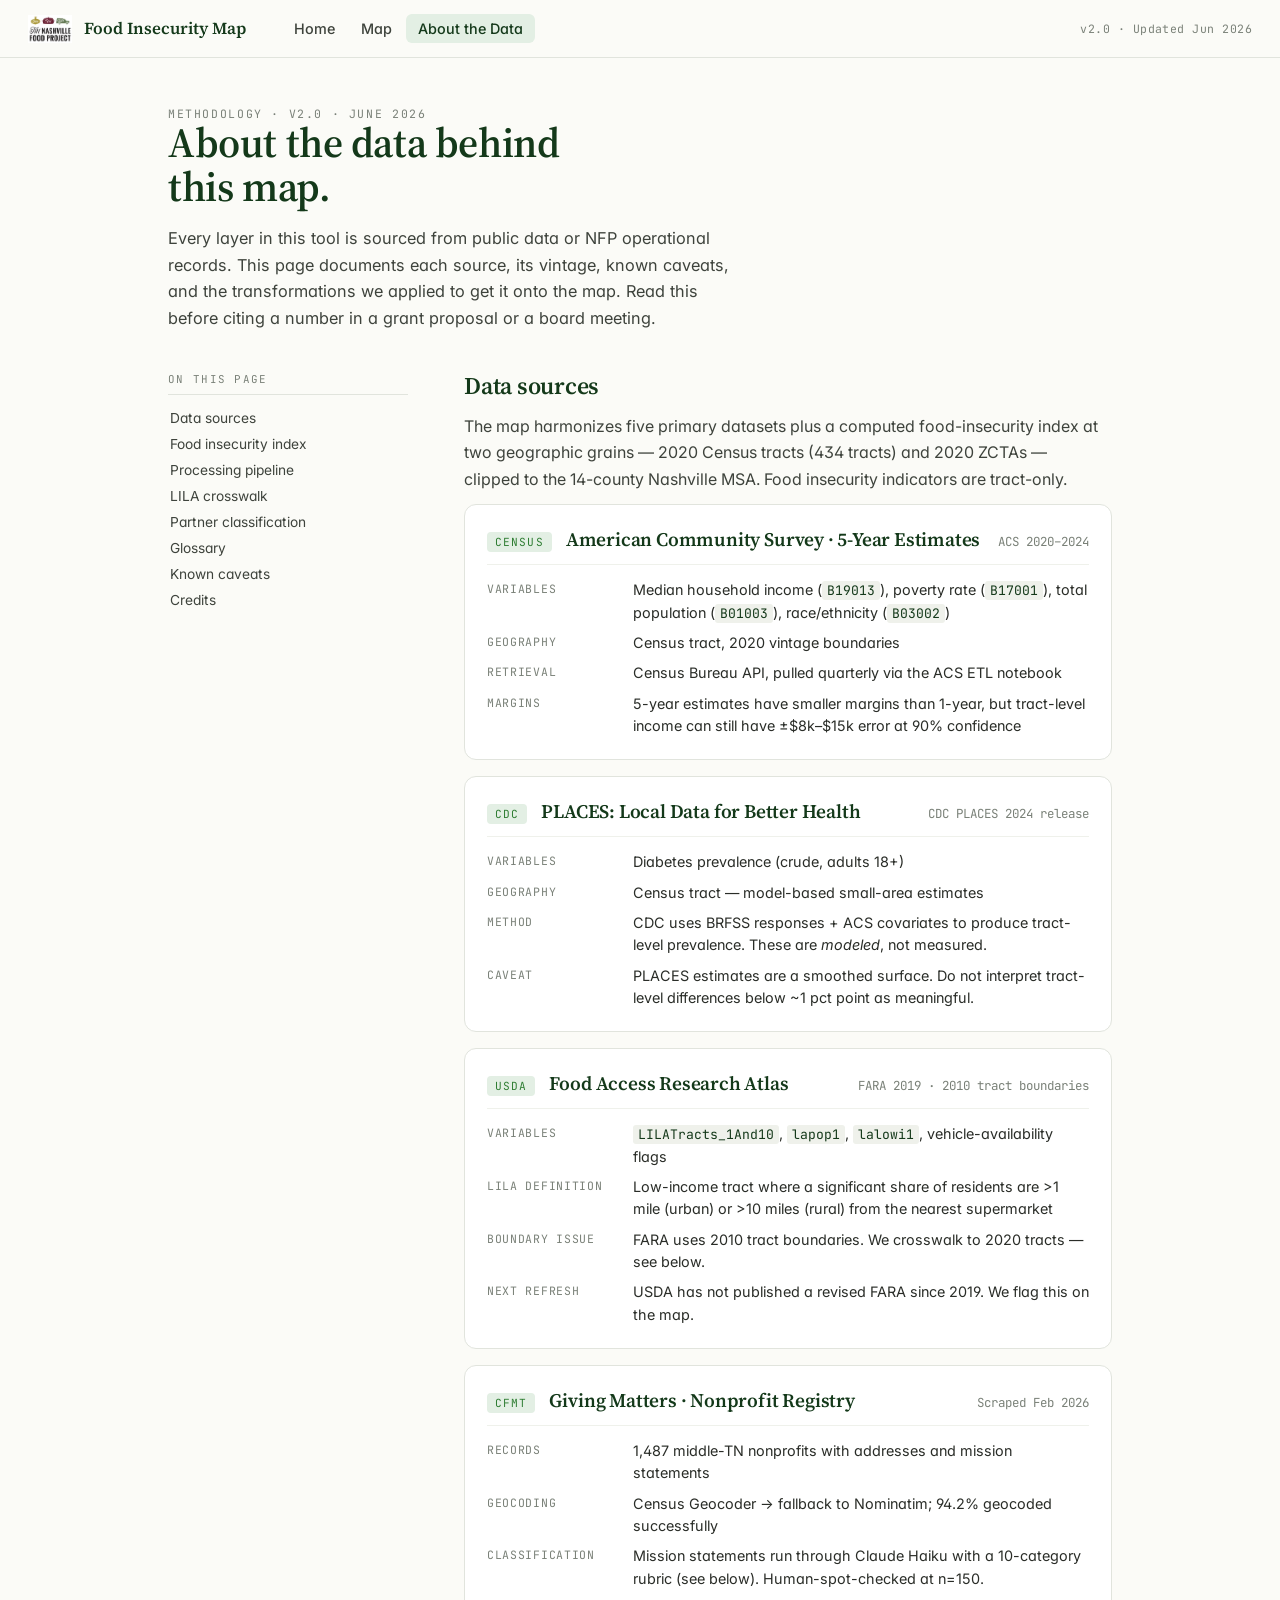
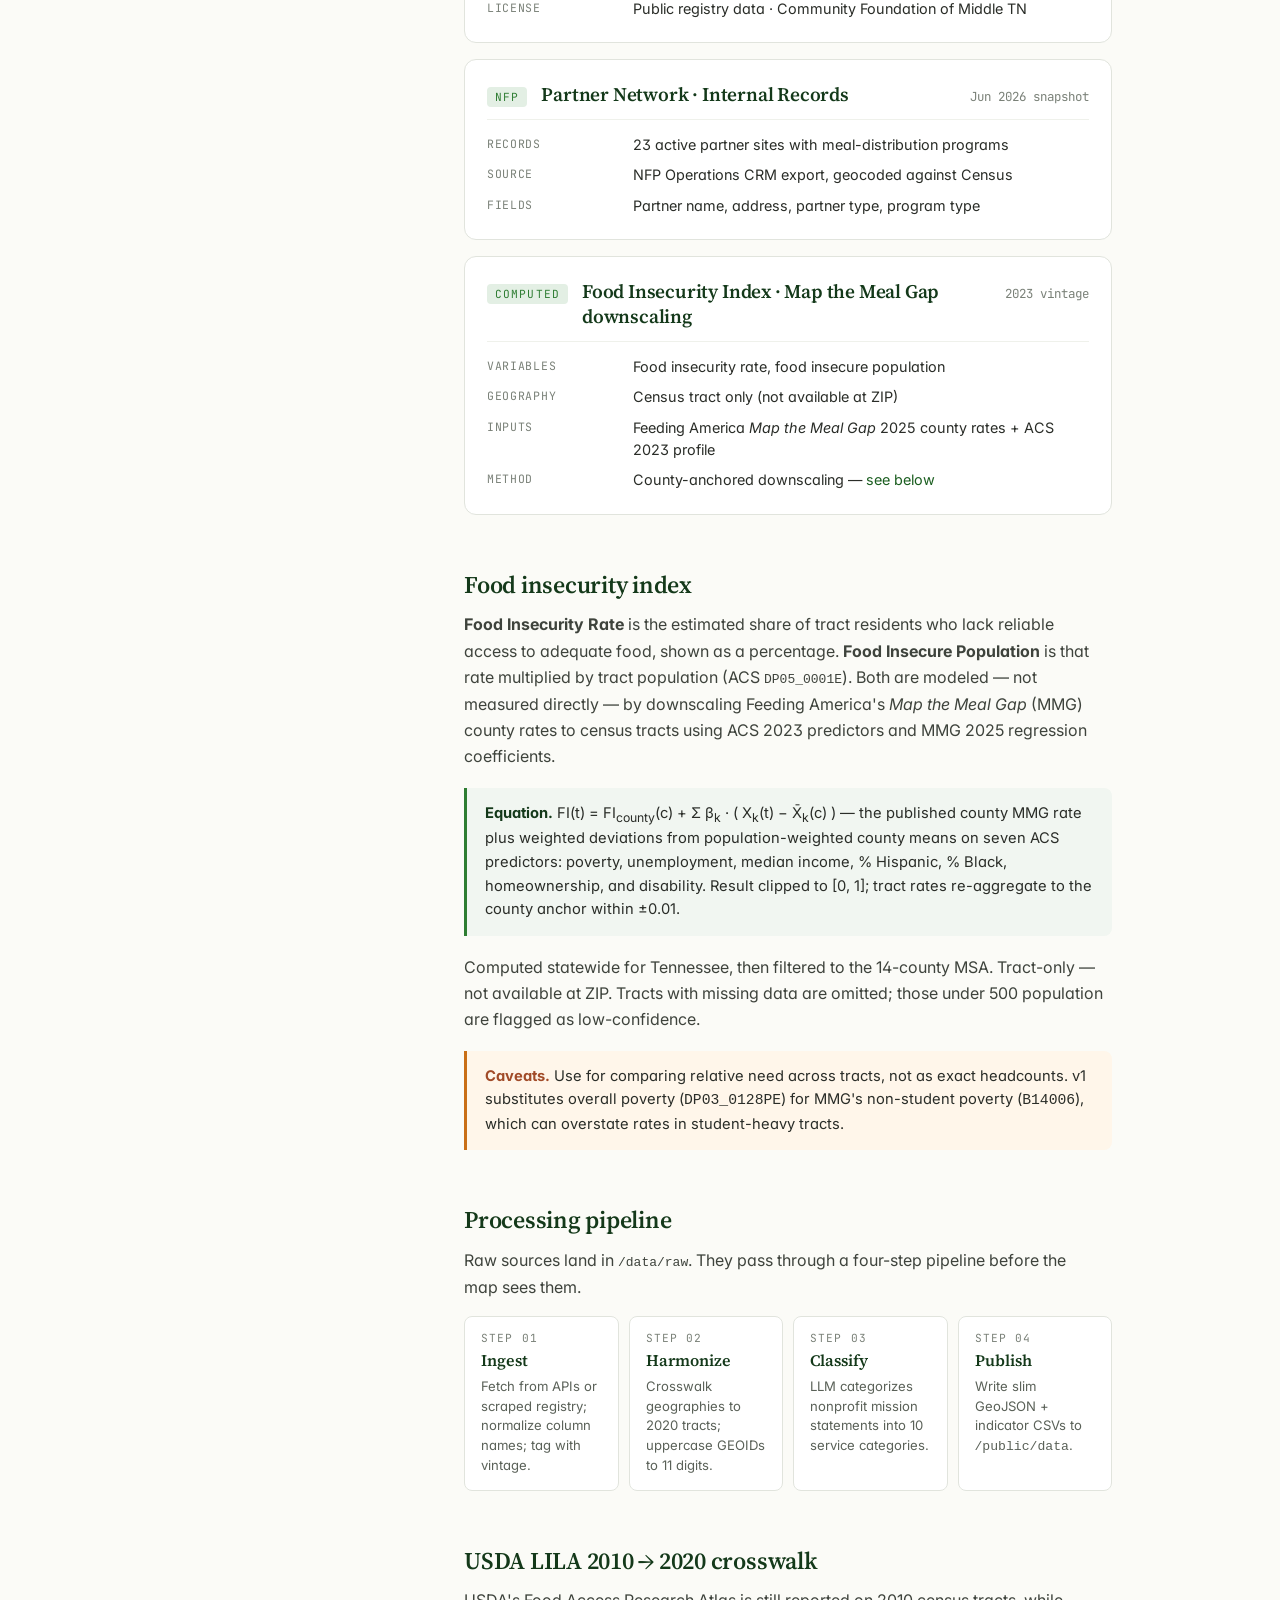
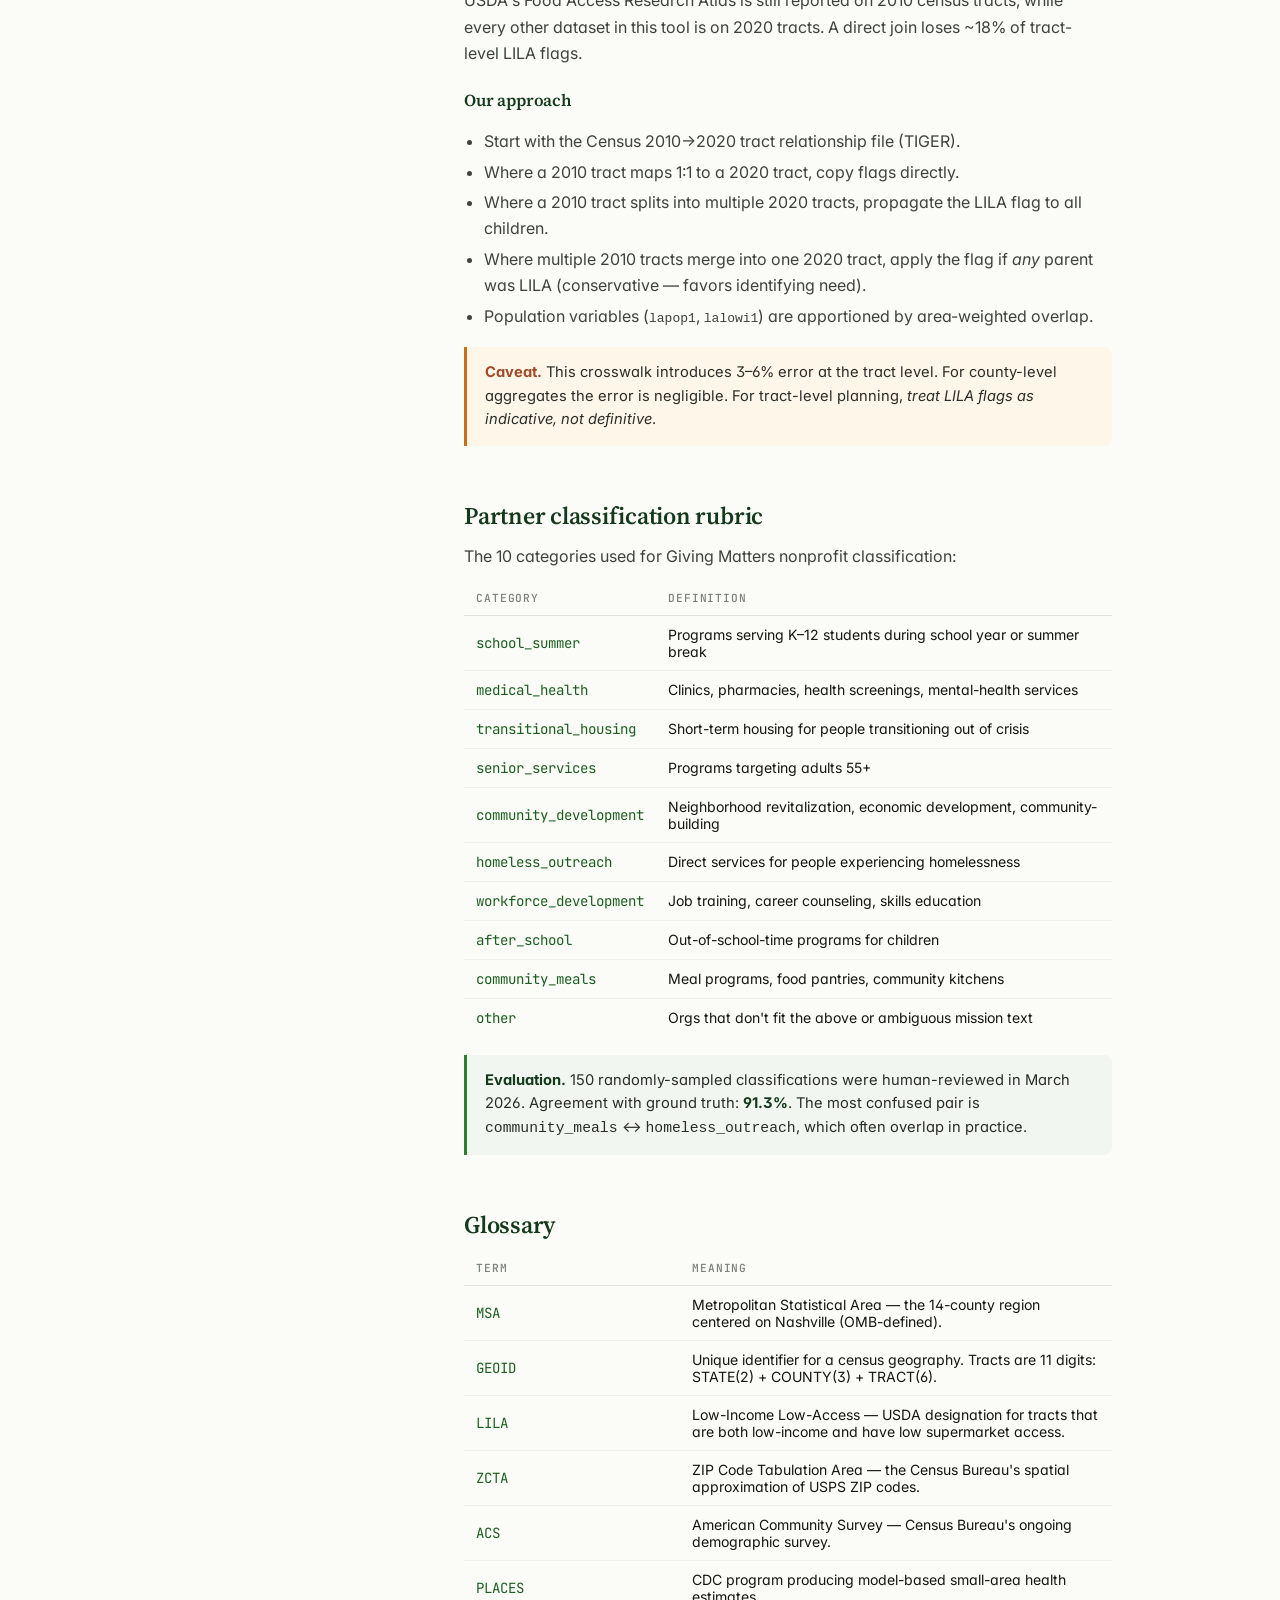
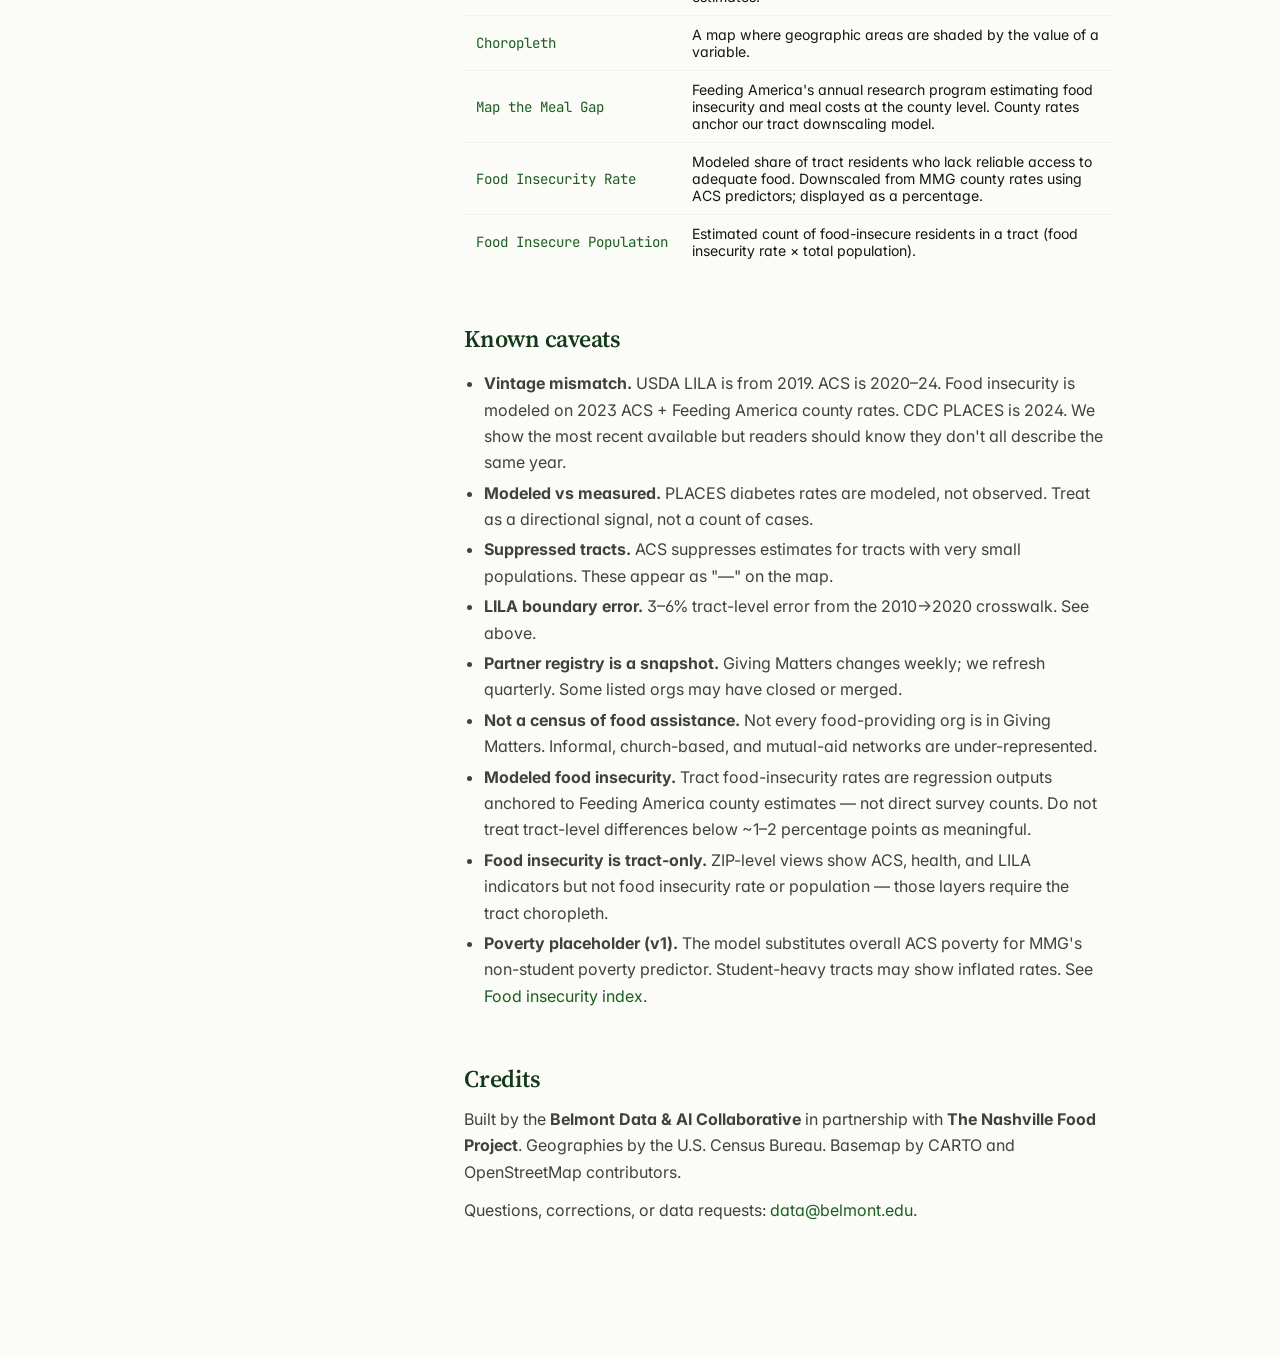
<file: About.html>
<!doctype html>
<html lang="en">
<head>
  <meta charset="utf-8" />
  <title>TNFP Food Insecurity Map — About the Data</title>
  <meta name="viewport" content="width=device-width,initial-scale=1" />
  <link rel="preconnect" href="https://fonts.googleapis.com" />
  <link rel="preconnect" href="https://fonts.gstatic.com" crossorigin />
  <link href="https://fonts.googleapis.com/css2?family=Inter:wght@400;500;600;700&family=Source+Serif+4:wght@400;500;600;700&family=JetBrains+Mono:wght@400;500&display=swap" rel="stylesheet">
  <link rel="stylesheet" href="styles.css" />
  <style>
    .wrap { max-width: 1000px; margin: 0 auto; padding: 48px 28px 80px; }
    .page-head { margin-bottom: 40px; }
    .page-head h1 { font-size: 2.6rem; line-height: 1.05; margin-bottom: 14px; max-width: 20ch; }
    .page-head p { color: var(--ink-700); max-width: 58ch; line-height: 1.65; font-size: 1.02rem; }

    .layout { display: grid; grid-template-columns: 240px 1fr; gap: 56px; align-items: start; }
    .toc { position: sticky; top: 80px; font-size: 0.86rem; }
    .toc .toc-title { font-family: var(--font-mono); font-size: 0.68rem; text-transform: uppercase; letter-spacing: 0.12em; color: var(--ink-500); margin-bottom: 10px; padding-bottom: 8px; border-bottom: 1px solid var(--ink-200); }
    .toc a { display: block; padding: 5px 0; color: var(--ink-700); border-left: 2px solid transparent; padding-left: 10px; margin-left: -10px; }
    .toc a:hover { color: var(--nfp-green-900); text-decoration: none; }

    .body section { margin-bottom: 56px; }
    .body h2 { font-size: 1.5rem; margin-bottom: 12px; scroll-margin-top: 80px; }
    .body h3 { font-size: 1.05rem; margin: 24px 0 8px; color: var(--nfp-green-900); }
    .body p { color: var(--ink-700); line-height: 1.65; margin: 0 0 12px; max-width: 64ch; }
    .body ul { color: var(--ink-700); line-height: 1.65; padding-left: 20px; max-width: 64ch; }
    .body ul li { margin-bottom: 4px; }

    .source-card {
      border: 1px solid var(--ink-200);
      border-radius: var(--radius-lg);
      padding: 22px;
      margin-bottom: 16px;
      background: white;
    }
    .source-card .src-head {
      display: flex; align-items: baseline; gap: 14px;
      padding-bottom: 12px;
      border-bottom: 1px solid var(--ink-100);
      margin-bottom: 14px;
    }
    .source-card .tag {
      font-family: var(--font-mono); font-size: 0.7rem; text-transform: uppercase;
      letter-spacing: 0.1em; color: var(--nfp-green-700);
      background: var(--nfp-green-100); padding: 3px 8px; border-radius: 4px;
    }
    .source-card h3 { margin: 0; font-size: 1.2rem; font-family: var(--font-serif); flex: 1; }
    .source-card .vintage { font-family: var(--font-mono); font-size: 0.78rem; color: var(--ink-500); }
    .source-card dl {
      display: grid; grid-template-columns: 130px 1fr;
      gap: 8px 16px; font-size: 0.9rem; margin: 0;
    }
    .source-card dt { color: var(--ink-500); font-family: var(--font-mono); font-size: 0.72rem; text-transform: uppercase; letter-spacing: 0.06em; padding-top: 2px; }
    .source-card dd { margin: 0; color: var(--ink-800); line-height: 1.55; }
    .source-card dd code { font-family: var(--font-mono); font-size: 0.82rem; background: var(--ink-100); padding: 1px 5px; border-radius: 3px; color: var(--nfp-green-900); }

    .callout {
      background: var(--nfp-green-50);
      border-left: 3px solid var(--nfp-green-700);
      padding: 14px 18px;
      margin: 18px 0;
      border-radius: 0 var(--radius) var(--radius) 0;
      font-size: 0.92rem;
      color: var(--ink-800);
      line-height: 1.6;
    }
    .callout.warn {
      background: #fff6ea;
      border-color: var(--accent-amber);
    }
    .callout strong { color: var(--nfp-green-900); }
    .callout.warn strong { color: var(--accent-rust); }

    table.glossary {
      width: 100%;
      border-collapse: collapse;
      font-size: 0.88rem;
    }
    table.glossary th, table.glossary td {
      text-align: left; padding: 10px 12px;
      border-bottom: 1px solid var(--ink-100);
    }
    table.glossary th {
      font-family: var(--font-mono); font-size: 0.7rem;
      text-transform: uppercase; letter-spacing: 0.08em;
      color: var(--ink-500); font-weight: 500;
      border-bottom: 1px solid var(--ink-200);
    }
    table.glossary td.term { font-family: var(--font-mono); color: var(--nfp-green-800); white-space: nowrap; }
    table.glossary tr:last-child td { border-bottom: 0; }

    .pipeline { display: grid; grid-template-columns: repeat(4, 1fr); gap: 10px; margin: 16px 0 24px; }
    .pipeline .step {
      border: 1px solid var(--ink-200);
      border-radius: var(--radius);
      padding: 14px 16px;
      background: white;
      position: relative;
    }
    .pipeline .step .n { font-family: var(--font-mono); font-size: 0.7rem; color: var(--ink-500); text-transform: uppercase; letter-spacing: 0.1em; }
    .pipeline .step .t { font-family: var(--font-serif); font-weight: 600; color: var(--nfp-green-900); margin: 4px 0 6px; }
    .pipeline .step .d { font-size: 0.82rem; color: var(--ink-600); line-height: 1.5; }

    @media (max-width: 880px) {
      .layout { grid-template-columns: 1fr; }
      .toc { position: static; }
      .pipeline { grid-template-columns: 1fr 1fr; }
    }
  </style>
</head>
<body>

<nav class="topnav">
  <a class="brand" href="index.html">
    <img src="assets/nfp-logo.png" alt="Nashville Food Project" style="height:28px;width:auto;display:block;" />
    <span>Food Insecurity Map</span>
  </a>
  <div class="links">
    <a href="index.html">Home</a>
    <a href="Map.html">Map</a>
    <a href="About.html" class="active">About the Data</a>
  </div>
  <div class="spacer"></div>
  <div class="meta">v2.0 · Updated Jun 2026</div>
</nav>

<main class="wrap">
  <div class="page-head">
    <div class="eyebrow">Methodology · v2.0 · June 2026</div>
    <h1>About the data behind this map.</h1>
    <p>
      Every layer in this tool is sourced from public data or NFP operational records.
      This page documents each source, its vintage, known caveats, and the transformations we
      applied to get it onto the map. Read this before citing a number in a grant proposal
      or a board meeting.
    </p>
  </div>

  <div class="layout">
    <aside class="toc">
      <div class="toc-title">On this page</div>
      <a href="#sources">Data sources</a>
      <a href="#food-insecurity">Food insecurity index</a>
      <a href="#pipeline">Processing pipeline</a>
      <a href="#lila-crosswalk">LILA crosswalk</a>
      <a href="#partner-classification">Partner classification</a>
      <a href="#glossary">Glossary</a>
      <a href="#caveats">Known caveats</a>
      <a href="#credits">Credits</a>
    </aside>

    <div class="body">

      <section id="sources">
        <h2>Data sources</h2>
        <p>The map harmonizes five primary datasets plus a computed food-insecurity index at two geographic grains — 2020 Census tracts (434 tracts) and 2020 ZCTAs — clipped to the 14-county Nashville MSA. Food insecurity indicators are tract-only.</p>

        <div class="source-card">
          <div class="src-head">
            <span class="tag">Census</span>
            <h3>American Community Survey · 5-Year Estimates</h3>
            <span class="vintage">ACS 2020–2024</span>
          </div>
          <dl>
            <dt>Variables</dt><dd>Median household income (<code>B19013</code>), poverty rate (<code>B17001</code>), total population (<code>B01003</code>), race/ethnicity (<code>B03002</code>)</dd>
            <dt>Geography</dt><dd>Census tract, 2020 vintage boundaries</dd>
            <dt>Retrieval</dt><dd>Census Bureau API, pulled quarterly via the ACS ETL notebook</dd>
            <dt>Margins</dt><dd>5-year estimates have smaller margins than 1-year, but tract-level income can still have ±$8k–$15k error at 90% confidence</dd>
          </dl>
        </div>

        <div class="source-card">
          <div class="src-head">
            <span class="tag">CDC</span>
            <h3>PLACES: Local Data for Better Health</h3>
            <span class="vintage">CDC PLACES 2024 release</span>
          </div>
          <dl>
            <dt>Variables</dt><dd>Diabetes prevalence (crude, adults 18+)</dd>
            <dt>Geography</dt><dd>Census tract — model-based small-area estimates</dd>
            <dt>Method</dt><dd>CDC uses BRFSS responses + ACS covariates to produce tract-level prevalence. These are <em>modeled</em>, not measured.</dd>
            <dt>Caveat</dt><dd>PLACES estimates are a smoothed surface. Do not interpret tract-level differences below ~1 pct point as meaningful.</dd>
          </dl>
        </div>

        <div class="source-card">
          <div class="src-head">
            <span class="tag">USDA</span>
            <h3>Food Access Research Atlas</h3>
            <span class="vintage">FARA 2019 · 2010 tract boundaries</span>
          </div>
          <dl>
            <dt>Variables</dt><dd><code>LILATracts_1And10</code>, <code>lapop1</code>, <code>lalowi1</code>, vehicle-availability flags</dd>
            <dt>LILA definition</dt><dd>Low-income tract where a significant share of residents are &gt;1 mile (urban) or &gt;10 miles (rural) from the nearest supermarket</dd>
            <dt>Boundary issue</dt><dd>FARA uses 2010 tract boundaries. We crosswalk to 2020 tracts — see below.</dd>
            <dt>Next refresh</dt><dd>USDA has not published a revised FARA since 2019. We flag this on the map.</dd>
          </dl>
        </div>

        <div class="source-card">
          <div class="src-head">
            <span class="tag">CFMT</span>
            <h3>Giving Matters · Nonprofit Registry</h3>
            <span class="vintage">Scraped Feb 2026</span>
          </div>
          <dl>
            <dt>Records</dt><dd>1,487 middle-TN nonprofits with addresses and mission statements</dd>
            <dt>Geocoding</dt><dd>Census Geocoder → fallback to Nominatim; 94.2% geocoded successfully</dd>
            <dt>Classification</dt><dd>Mission statements run through Claude Haiku with a 10-category rubric (see below). Human-spot-checked at n=150.</dd>
            <dt>License</dt><dd>Public registry data · Community Foundation of Middle TN</dd>
          </dl>
        </div>

        <div class="source-card">
          <div class="src-head">
            <span class="tag">NFP</span>
            <h3>Partner Network · Internal Records</h3>
            <span class="vintage">Jun 2026 snapshot</span>
          </div>
          <dl>
            <dt>Records</dt><dd>23 active partner sites with meal-distribution programs</dd>
            <dt>Source</dt><dd>NFP Operations CRM export, geocoded against Census</dd>
            <dt>Fields</dt><dd>Partner name, address, partner type, program type</dd>
          </dl>
        </div>

        <div class="source-card">
          <div class="src-head">
            <span class="tag">Computed</span>
            <h3>Food Insecurity Index · Map the Meal Gap downscaling</h3>
            <span class="vintage">2023 vintage</span>
          </div>
          <dl>
            <dt>Variables</dt><dd>Food insecurity rate, food insecure population</dd>
            <dt>Geography</dt><dd>Census tract only (not available at ZIP)</dd>
            <dt>Inputs</dt><dd>Feeding America <em>Map the Meal Gap</em> 2025 county rates + ACS 2023 profile</dd>
            <dt>Method</dt><dd>County-anchored downscaling — <a href="#food-insecurity">see below</a></dd>
          </dl>
        </div>
      </section>

      <section id="food-insecurity">
        <h2>Food insecurity index</h2>
        <p>
          <strong>Food Insecurity Rate</strong> is the estimated share of tract residents who lack reliable
          access to adequate food, shown as a percentage. <strong>Food Insecure Population</strong> is that
          rate multiplied by tract population (ACS <code>DP05_0001E</code>). Both are modeled — not measured
          directly — by downscaling Feeding America's <em>Map the Meal Gap</em> (MMG) county rates to census
          tracts using ACS 2023 predictors and MMG 2025 regression coefficients.
        </p>
        <div class="callout">
          <strong>Equation.</strong>
          FI(t) = FI<sub>county</sub>(c) + Σ β<sub>k</sub> · ( X<sub>k</sub>(t) − X̄<sub>k</sub>(c) )
          — the published county MMG rate plus weighted deviations from population-weighted county means
          on seven ACS predictors: poverty, unemployment, median income, % Hispanic, % Black, homeownership,
          and disability. Result clipped to [0, 1]; tract rates re-aggregate to the county anchor within ±0.01.
        </div>
        <p>
          Computed statewide for Tennessee, then filtered to the 14-county MSA. Tract-only — not available
          at ZIP. Tracts with missing data are omitted; those under 500 population are flagged as low-confidence.
        </p>
        <div class="callout warn">
          <strong>Caveats.</strong> Use for comparing relative need across tracts, not as exact headcounts.
          v1 substitutes overall poverty (<code>DP03_0128PE</code>) for MMG's non-student poverty
          (<code>B14006</code>), which can overstate rates in student-heavy tracts.
        </div>
      </section>

      <section id="pipeline">
        <h2>Processing pipeline</h2>
        <p>Raw sources land in <code>/data/raw</code>. They pass through a four-step pipeline before the map sees them.</p>
        <div class="pipeline">
          <div class="step"><div class="n">Step 01</div><div class="t">Ingest</div><div class="d">Fetch from APIs or scraped registry; normalize column names; tag with vintage.</div></div>
          <div class="step"><div class="n">Step 02</div><div class="t">Harmonize</div><div class="d">Crosswalk geographies to 2020 tracts; uppercase GEOIDs to 11 digits.</div></div>
          <div class="step"><div class="n">Step 03</div><div class="t">Classify</div><div class="d">LLM categorizes nonprofit mission statements into 10 service categories.</div></div>
          <div class="step"><div class="n">Step 04</div><div class="t">Publish</div><div class="d">Write slim GeoJSON + indicator CSVs to <code>/public/data</code>.</div></div>
        </div>
      </section>

      <section id="lila-crosswalk">
        <h2>USDA LILA 2010 → 2020 crosswalk</h2>
        <p>
          USDA's Food Access Research Atlas is still reported on 2010 census tracts, while every other dataset in this
          tool is on 2020 tracts. A direct join loses ~18% of tract-level LILA flags.
        </p>
        <h3>Our approach</h3>
        <ul>
          <li>Start with the Census 2010→2020 tract relationship file (TIGER).</li>
          <li>Where a 2010 tract maps 1:1 to a 2020 tract, copy flags directly.</li>
          <li>Where a 2010 tract splits into multiple 2020 tracts, propagate the LILA flag to all children.</li>
          <li>Where multiple 2010 tracts merge into one 2020 tract, apply the flag if <em>any</em> parent was LILA (conservative — favors identifying need).</li>
          <li>Population variables (<code>lapop1</code>, <code>lalowi1</code>) are apportioned by area-weighted overlap.</li>
        </ul>
        <div class="callout warn">
          <strong>Caveat.</strong> This crosswalk introduces 3–6% error at the tract level. For county-level aggregates the error is negligible. For tract-level planning, <em>treat LILA flags as indicative, not definitive</em>.
        </div>
      </section>

      <section id="partner-classification">
        <h2>Partner classification rubric</h2>
        <p>The 10 categories used for Giving Matters nonprofit classification:</p>
        <table class="glossary">
          <thead><tr><th>Category</th><th>Definition</th></tr></thead>
          <tbody>
            <tr><td class="term">school_summer</td><td>Programs serving K–12 students during school year or summer break</td></tr>
            <tr><td class="term">medical_health</td><td>Clinics, pharmacies, health screenings, mental-health services</td></tr>
            <tr><td class="term">transitional_housing</td><td>Short-term housing for people transitioning out of crisis</td></tr>
            <tr><td class="term">senior_services</td><td>Programs targeting adults 55+</td></tr>
            <tr><td class="term">community_development</td><td>Neighborhood revitalization, economic development, community-building</td></tr>
            <tr><td class="term">homeless_outreach</td><td>Direct services for people experiencing homelessness</td></tr>
            <tr><td class="term">workforce_development</td><td>Job training, career counseling, skills education</td></tr>
            <tr><td class="term">after_school</td><td>Out-of-school-time programs for children</td></tr>
            <tr><td class="term">community_meals</td><td>Meal programs, food pantries, community kitchens</td></tr>
            <tr><td class="term">other</td><td>Orgs that don't fit the above or ambiguous mission text</td></tr>
          </tbody>
        </table>
        <div class="callout">
          <strong>Evaluation.</strong> 150 randomly-sampled classifications were human-reviewed in March 2026.
          Agreement with ground truth: <strong>91.3%</strong>. The most confused pair is <code>community_meals</code> ↔ <code>homeless_outreach</code>,
          which often overlap in practice.
        </div>
      </section>

      <section id="glossary">
        <h2>Glossary</h2>
        <table class="glossary">
          <thead><tr><th>Term</th><th>Meaning</th></tr></thead>
          <tbody>
            <tr><td class="term">MSA</td><td>Metropolitan Statistical Area — the 14-county region centered on Nashville (OMB-defined).</td></tr>
            <tr><td class="term">GEOID</td><td>Unique identifier for a census geography. Tracts are 11 digits: STATE(2) + COUNTY(3) + TRACT(6).</td></tr>
            <tr><td class="term">LILA</td><td>Low-Income Low-Access — USDA designation for tracts that are both low-income and have low supermarket access.</td></tr>
            <tr><td class="term">ZCTA</td><td>ZIP Code Tabulation Area — the Census Bureau's spatial approximation of USPS ZIP codes.</td></tr>
            <tr><td class="term">ACS</td><td>American Community Survey — Census Bureau's ongoing demographic survey.</td></tr>
            <tr><td class="term">PLACES</td><td>CDC program producing model-based small-area health estimates.</td></tr>
            <tr><td class="term">Choropleth</td><td>A map where geographic areas are shaded by the value of a variable.</td></tr>
            <tr><td class="term">Map the Meal Gap</td><td>Feeding America's annual research program estimating food insecurity and meal costs at the county level. County rates anchor our tract downscaling model.</td></tr>
            <tr><td class="term">Food Insecurity Rate</td><td>Modeled share of tract residents who lack reliable access to adequate food. Downscaled from MMG county rates using ACS predictors; displayed as a percentage.</td></tr>
            <tr><td class="term">Food Insecure Population</td><td>Estimated count of food-insecure residents in a tract (food insecurity rate × total population).</td></tr>
          </tbody>
        </table>
      </section>

      <section id="caveats">
        <h2>Known caveats</h2>
        <ul>
          <li><strong>Vintage mismatch.</strong> USDA LILA is from 2019. ACS is 2020–24. Food insecurity is modeled on 2023 ACS + Feeding America county rates. CDC PLACES is 2024. We show the most recent available but readers should know they don't all describe the same year.</li>
          <li><strong>Modeled vs measured.</strong> PLACES diabetes rates are modeled, not observed. Treat as a directional signal, not a count of cases.</li>
          <li><strong>Suppressed tracts.</strong> ACS suppresses estimates for tracts with very small populations. These appear as "—" on the map.</li>
          <li><strong>LILA boundary error.</strong> 3–6% tract-level error from the 2010→2020 crosswalk. See above.</li>
          <li><strong>Partner registry is a snapshot.</strong> Giving Matters changes weekly; we refresh quarterly. Some listed orgs may have closed or merged.</li>
          <li><strong>Not a census of food assistance.</strong> Not every food-providing org is in Giving Matters. Informal, church-based, and mutual-aid networks are under-represented.</li>
          <li><strong>Modeled food insecurity.</strong> Tract food-insecurity rates are regression outputs anchored to Feeding America county estimates — not direct survey counts. Do not treat tract-level differences below ~1–2 percentage points as meaningful.</li>
          <li><strong>Food insecurity is tract-only.</strong> ZIP-level views show ACS, health, and LILA indicators but not food insecurity rate or population — those layers require the tract choropleth.</li>
          <li><strong>Poverty placeholder (v1).</strong> The model substitutes overall ACS poverty for MMG's non-student poverty predictor. Student-heavy tracts may show inflated rates. See <a href="#food-insecurity">Food insecurity index</a>.</li>
        </ul>
      </section>

      <section id="credits">
        <h2>Credits</h2>
        <p>
          Built by the <strong>Belmont Data &amp; AI Collaborative</strong> in partnership with <strong>The Nashville Food Project</strong>.
          Geographies by the U.S. Census Bureau. Basemap by CARTO and OpenStreetMap contributors.
        </p>
        <p>
          Questions, corrections, or data requests: <a href="mailto:data@belmont.edu">data@belmont.edu</a>.
        </p>
      </section>

    </div>
  </div>
</main>

</body>
</html>
</file>
<file: styles.css>
/* NFP Food Insecurity Map — shared styles
   Palette: forest green brand + warm neutrals, elevated typography. */

:root {
  --nfp-green-900: #14391a;
  --nfp-green-800: #1b5e20;
  --nfp-green-700: #2e7d32;
  --nfp-green-600: #3e8e41;
  --nfp-green-300: #a8c9ac;
  --nfp-green-100: #e3efe4;
  --nfp-green-50:  #f1f6f1;

  --ink-900: #151713;
  --ink-800: #2a2d28;
  --ink-700: #3e433c;
  --ink-600: #5a6158;
  --ink-500: #7a8178;
  --ink-400: #9aa198;
  --ink-300: #c3c8be;
  --ink-200: #e1e4dd;
  --ink-100: #eff1eb;
  --ink-50:  #f8f9f5;
  --paper:   #fbfbf7;

  --accent-amber: #c96f17;
  --accent-rust:  #a14b28;

  --danger: #b3261e;

  --radius-sm: 4px;
  --radius:    8px;
  --radius-lg: 12px;

  --shadow-sm: 0 1px 2px rgba(20, 57, 26, 0.06), 0 1px 1px rgba(20, 57, 26, 0.04);
  --shadow:    0 2px 6px rgba(20, 57, 26, 0.08), 0 1px 2px rgba(20, 57, 26, 0.05);
  --shadow-lg: 0 10px 30px rgba(20, 57, 26, 0.14), 0 3px 8px rgba(20, 57, 26, 0.08);

  --font-sans: "Inter", "Helvetica Neue", Helvetica, Arial, sans-serif;
  --font-serif: "Source Serif 4", "Source Serif Pro", Georgia, serif;
  --font-mono: "JetBrains Mono", ui-monospace, "SF Mono", Menlo, monospace;

  --density-row: 34px;
  --density-gap: 10px;
}

[data-density="compact"] {
  --density-row: 26px;
  --density-gap: 6px;
}

* { box-sizing: border-box; }

html, body {
  margin: 0;
  padding: 0;
  font-family: var(--font-sans);
  color: var(--ink-900);
  background: var(--paper);
  font-feature-settings: "ss01", "cv11";
  -webkit-font-smoothing: antialiased;
}

a { color: var(--nfp-green-800); text-decoration: none; }
a:hover { text-decoration: underline; text-underline-offset: 3px; }

h1, h2, h3, h4 { font-family: var(--font-serif); font-weight: 600; letter-spacing: -0.01em; color: var(--nfp-green-900); margin: 0; }
h1 { font-size: 2.4rem; line-height: 1.1; }
h2 { font-size: 1.6rem; line-height: 1.2; }
h3 { font-size: 1.15rem; line-height: 1.3; }

.mono { font-family: var(--font-mono); font-size: 0.78rem; letter-spacing: 0.02em; }
.eyebrow {
  font-family: var(--font-mono);
  font-size: 0.72rem;
  text-transform: uppercase;
  letter-spacing: 0.14em;
  color: var(--ink-500);
}

/* --- Top Nav --- */
.topnav {
  display: flex;
  align-items: center;
  gap: 24px;
  padding: 14px 28px;
  background: var(--paper);
  border-bottom: 1px solid var(--ink-200);
  position: sticky;
  top: 0;
  z-index: 500;
}
.topnav .brand {
  display: flex;
  align-items: center;
  gap: 12px;
  font-family: var(--font-serif);
  font-weight: 600;
  color: var(--nfp-green-900);
  font-size: 1.05rem;
  text-decoration: none;
  cursor: pointer;
}
.topnav .brand .mark {
  width: 28px;
  height: 28px;
  border-radius: 6px;
  background: var(--nfp-green-700);
  display: grid;
  place-items: center;
  color: white;
  font-weight: 700;
  font-size: 0.8rem;
  font-family: var(--font-sans);
  letter-spacing: 0.02em;
}
.topnav .links {
  display: flex;
  gap: 2px;
  margin-left: 12px;
}
.topnav .links a {
  padding: 6px 12px;
  border-radius: 6px;
  color: var(--ink-700);
  font-size: 0.9rem;
  font-weight: 500;
}
.topnav .links a:hover { background: var(--ink-100); text-decoration: none; }
.topnav .links a.active {
  background: var(--nfp-green-100);
  color: var(--nfp-green-900);
}
.topnav .spacer { flex: 1; }
.topnav .meta {
  font-family: var(--font-mono);
  font-size: 0.72rem;
  color: var(--ink-500);
  letter-spacing: 0.04em;
}

/* --- Buttons --- */
.btn {
  display: inline-flex;
  align-items: center;
  gap: 8px;
  padding: 8px 14px;
  border-radius: 6px;
  border: 1px solid var(--ink-200);
  background: white;
  color: var(--ink-800);
  font: 500 0.88rem var(--font-sans);
  cursor: pointer;
  transition: background 0.12s ease, border-color 0.12s ease, color 0.12s ease;
}
.btn:hover { background: var(--ink-50); border-color: var(--ink-300); }
.btn.primary {
  background: var(--nfp-green-800);
  border-color: var(--nfp-green-800);
  color: white;
}
.btn.primary:hover { background: var(--nfp-green-900); border-color: var(--nfp-green-900); }
.btn.ghost { background: transparent; border-color: transparent; }
.btn.ghost:hover { background: var(--ink-100); }
.btn.small { padding: 4px 8px; font-size: 0.78rem; }

/* --- Inputs --- */
.field {
  width: 100%;
  padding: 8px 10px;
  border: 1px solid var(--ink-200);
  border-radius: 6px;
  background: white;
  font: 400 0.88rem var(--font-sans);
  color: var(--ink-900);
}
.field:focus {
  outline: none;
  border-color: var(--nfp-green-600);
  box-shadow: 0 0 0 3px rgba(46, 125, 50, 0.12);
}

/* --- Chips --- */
.chip {
  display: inline-flex;
  align-items: center;
  gap: 6px;
  padding: 2px 8px;
  border-radius: 999px;
  font: 500 0.74rem var(--font-sans);
  background: var(--ink-100);
  color: var(--ink-700);
}
.chip .dot {
  width: 7px;
  height: 7px;
  border-radius: 50%;
  background: currentColor;
  opacity: 0.7;
}

/* --- Cards --- */
.card {
  background: white;
  border: 1px solid var(--ink-200);
  border-radius: var(--radius);
  padding: 18px;
}

/* --- Divider --- */
.divider {
  border: 0;
  border-top: 1px solid var(--ink-200);
  margin: 14px 0;
}

/* --- Table --- */
.kv {
  display: grid;
  grid-template-columns: auto 1fr;
  gap: 6px 14px;
  font-size: 0.86rem;
}
.kv dt { color: var(--ink-500); font-family: var(--font-mono); font-size: 0.74rem; text-transform: uppercase; letter-spacing: 0.06em; align-self: center; }
.kv dd { margin: 0; color: var(--ink-900); font-weight: 500; }

/* --- Scrollbar polish --- */
::-webkit-scrollbar { width: 10px; height: 10px; }
::-webkit-scrollbar-track { background: transparent; }
::-webkit-scrollbar-thumb { background: var(--ink-200); border-radius: 10px; border: 2px solid var(--paper); }
::-webkit-scrollbar-thumb:hover { background: var(--ink-300); }
</file>
